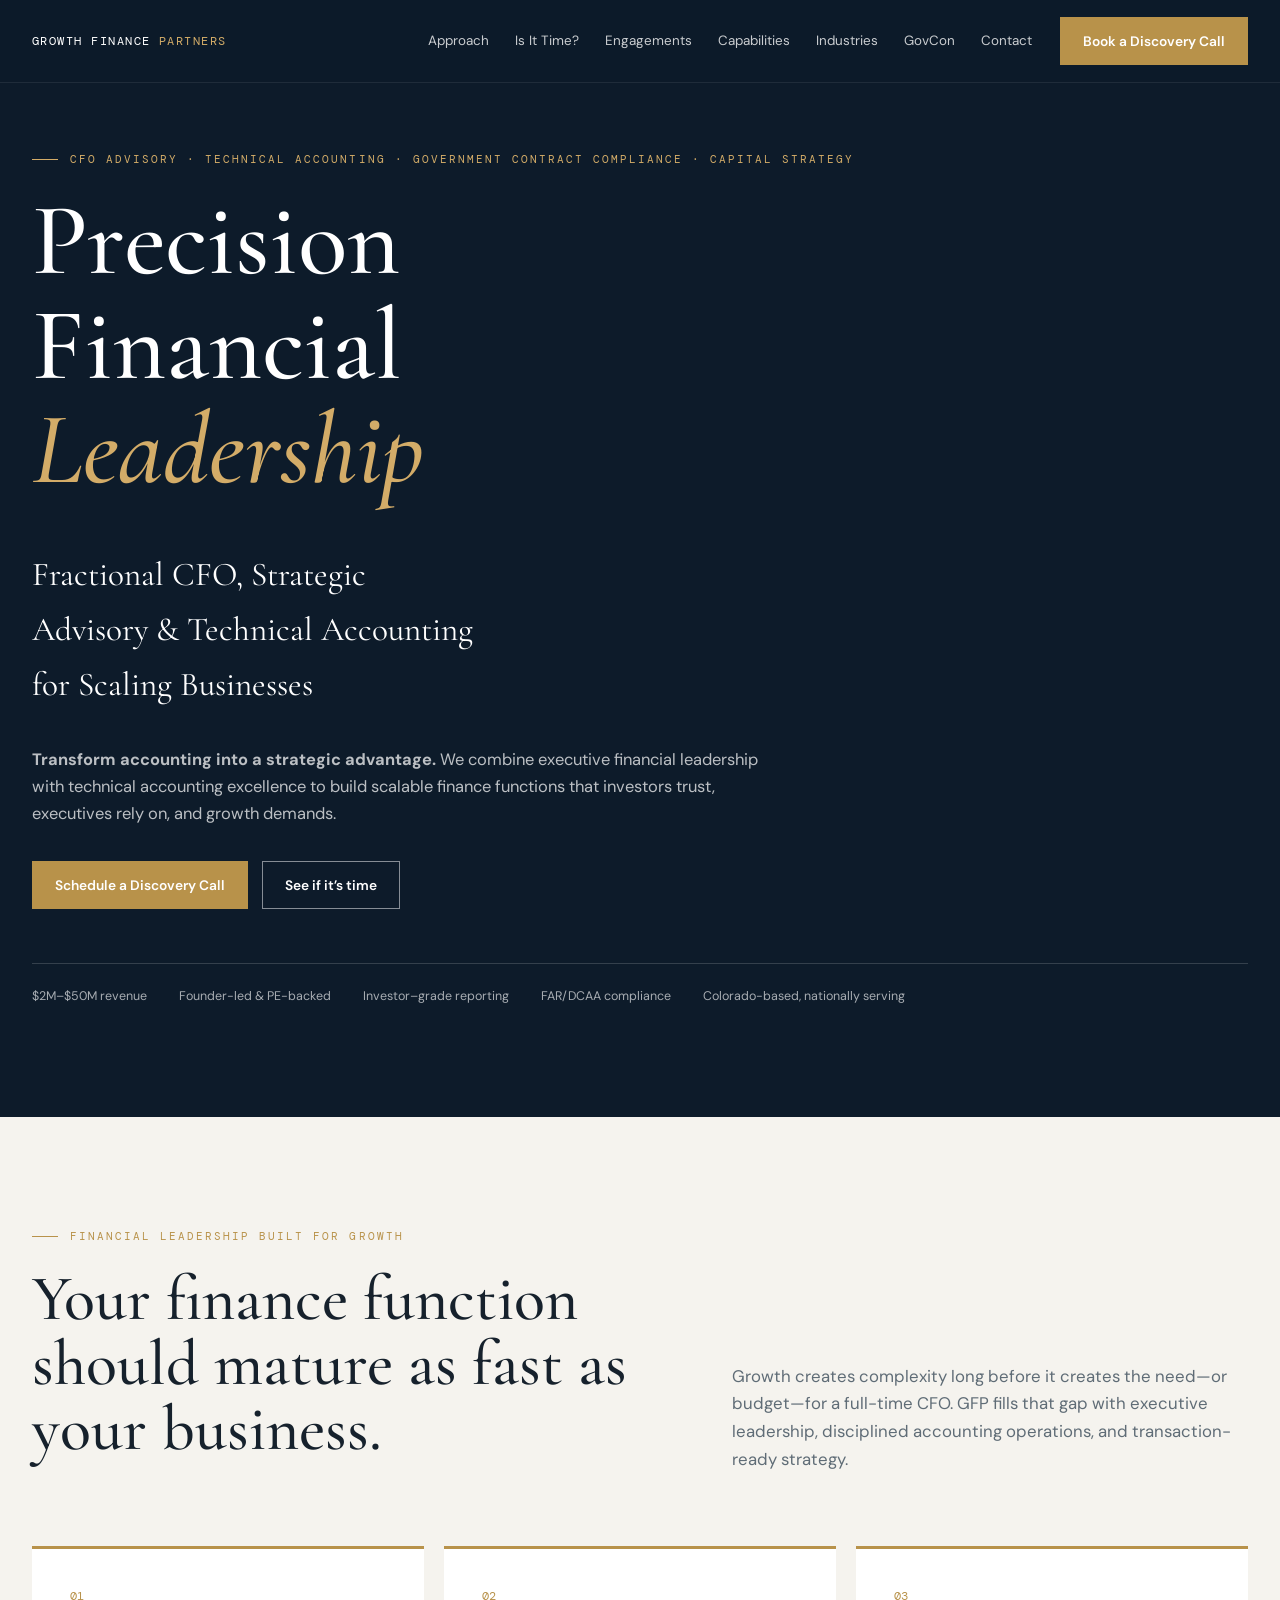
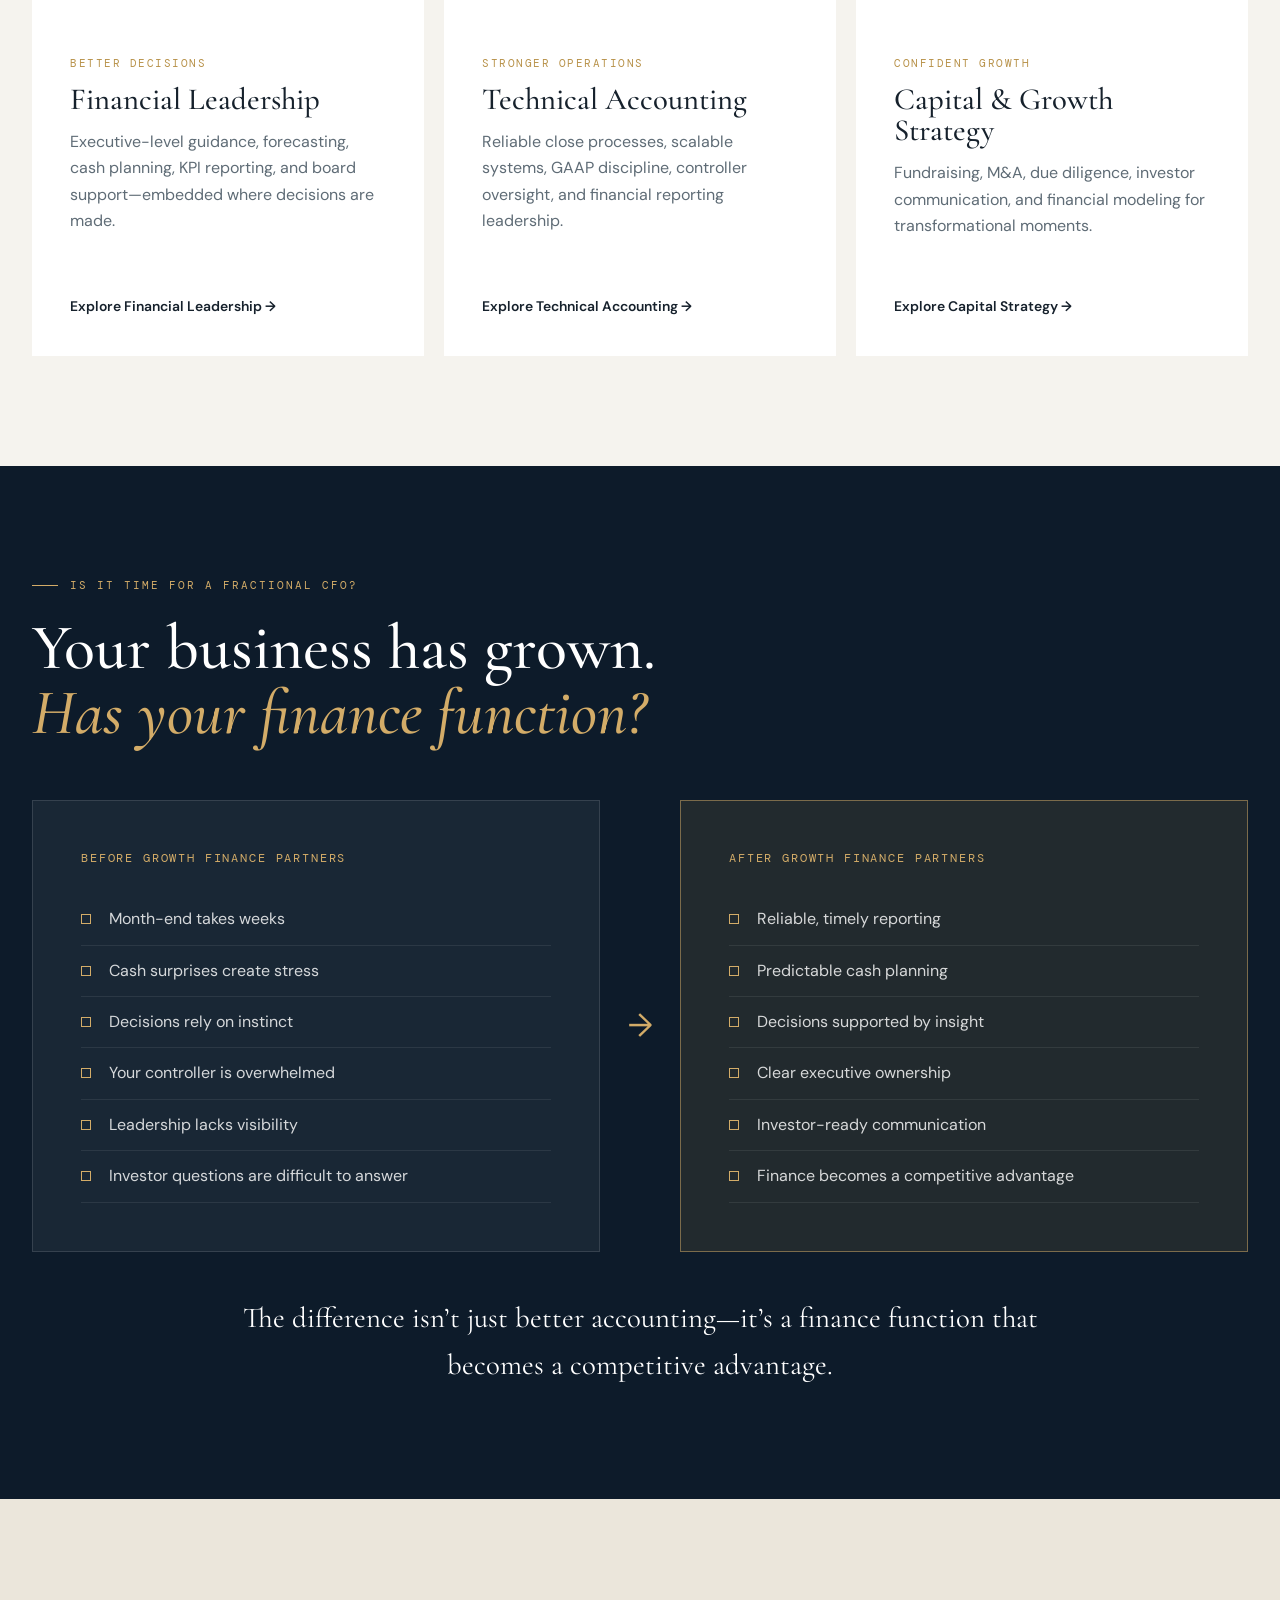
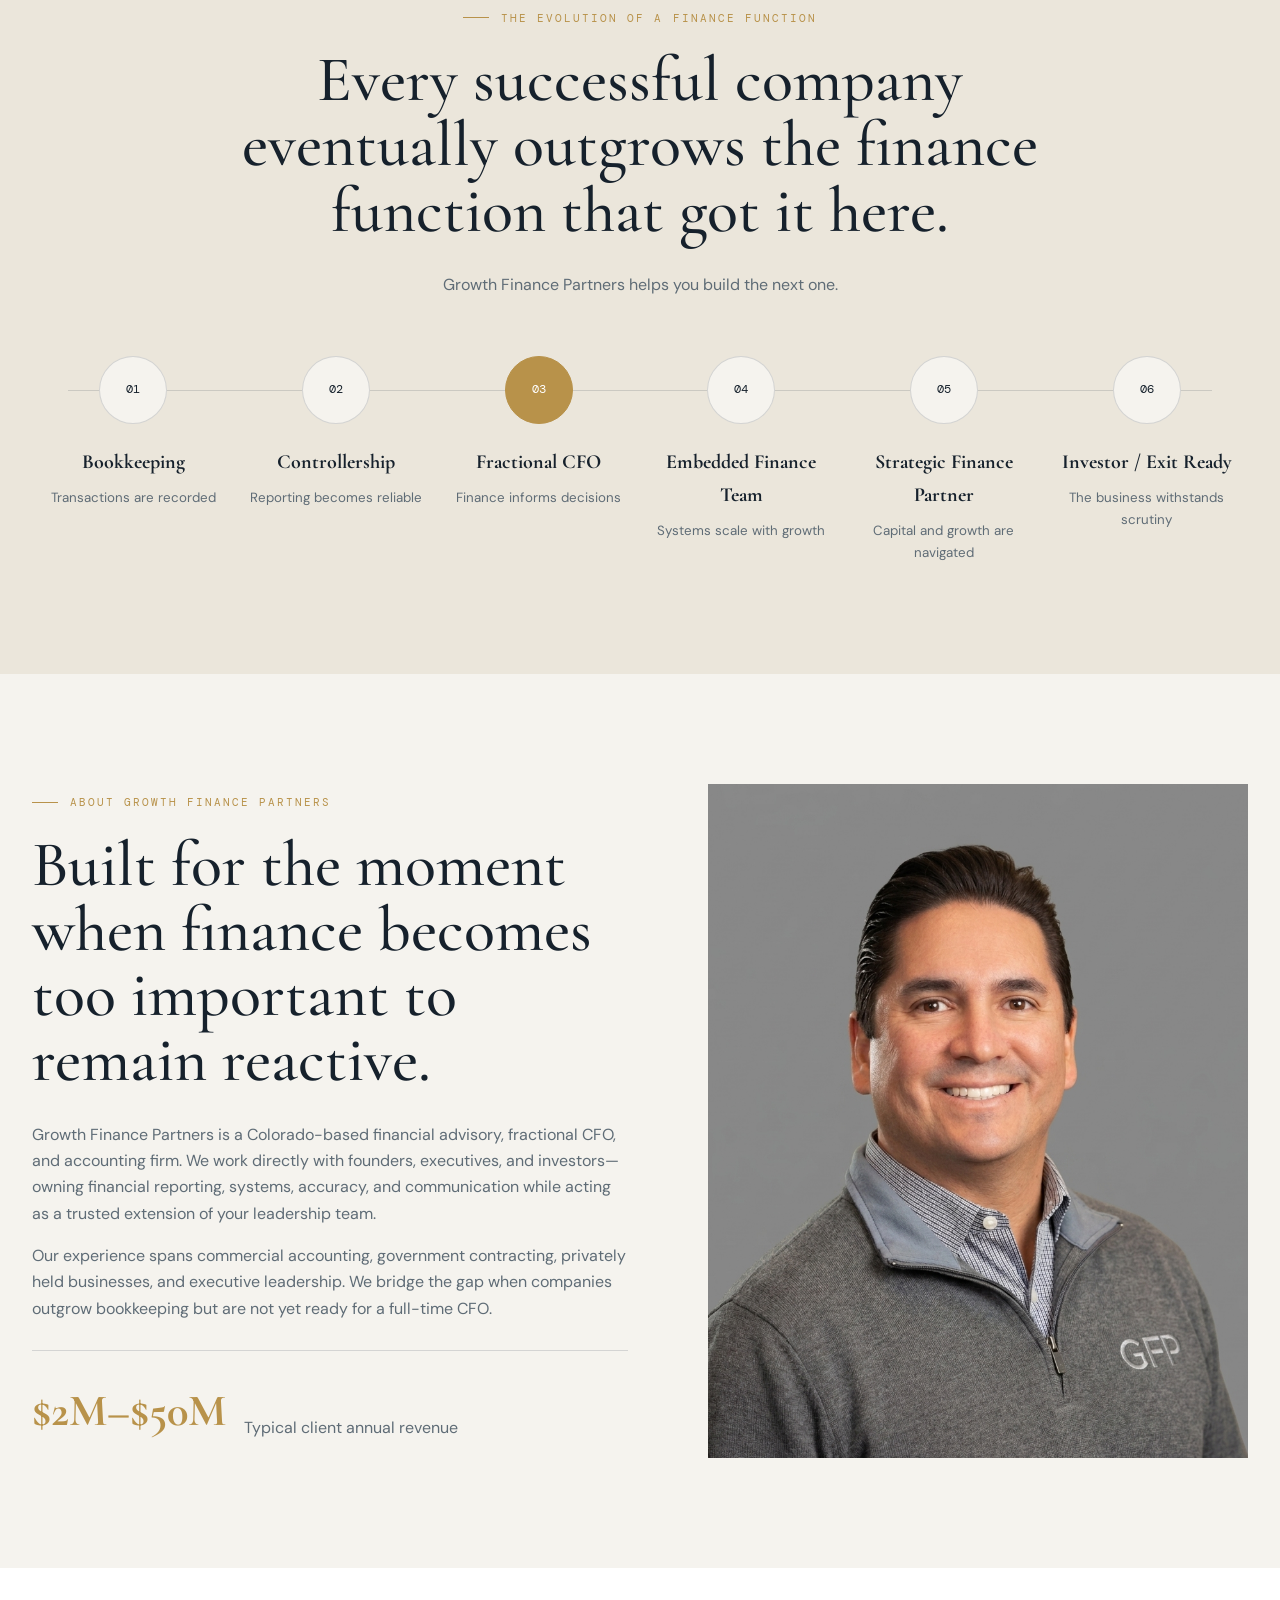
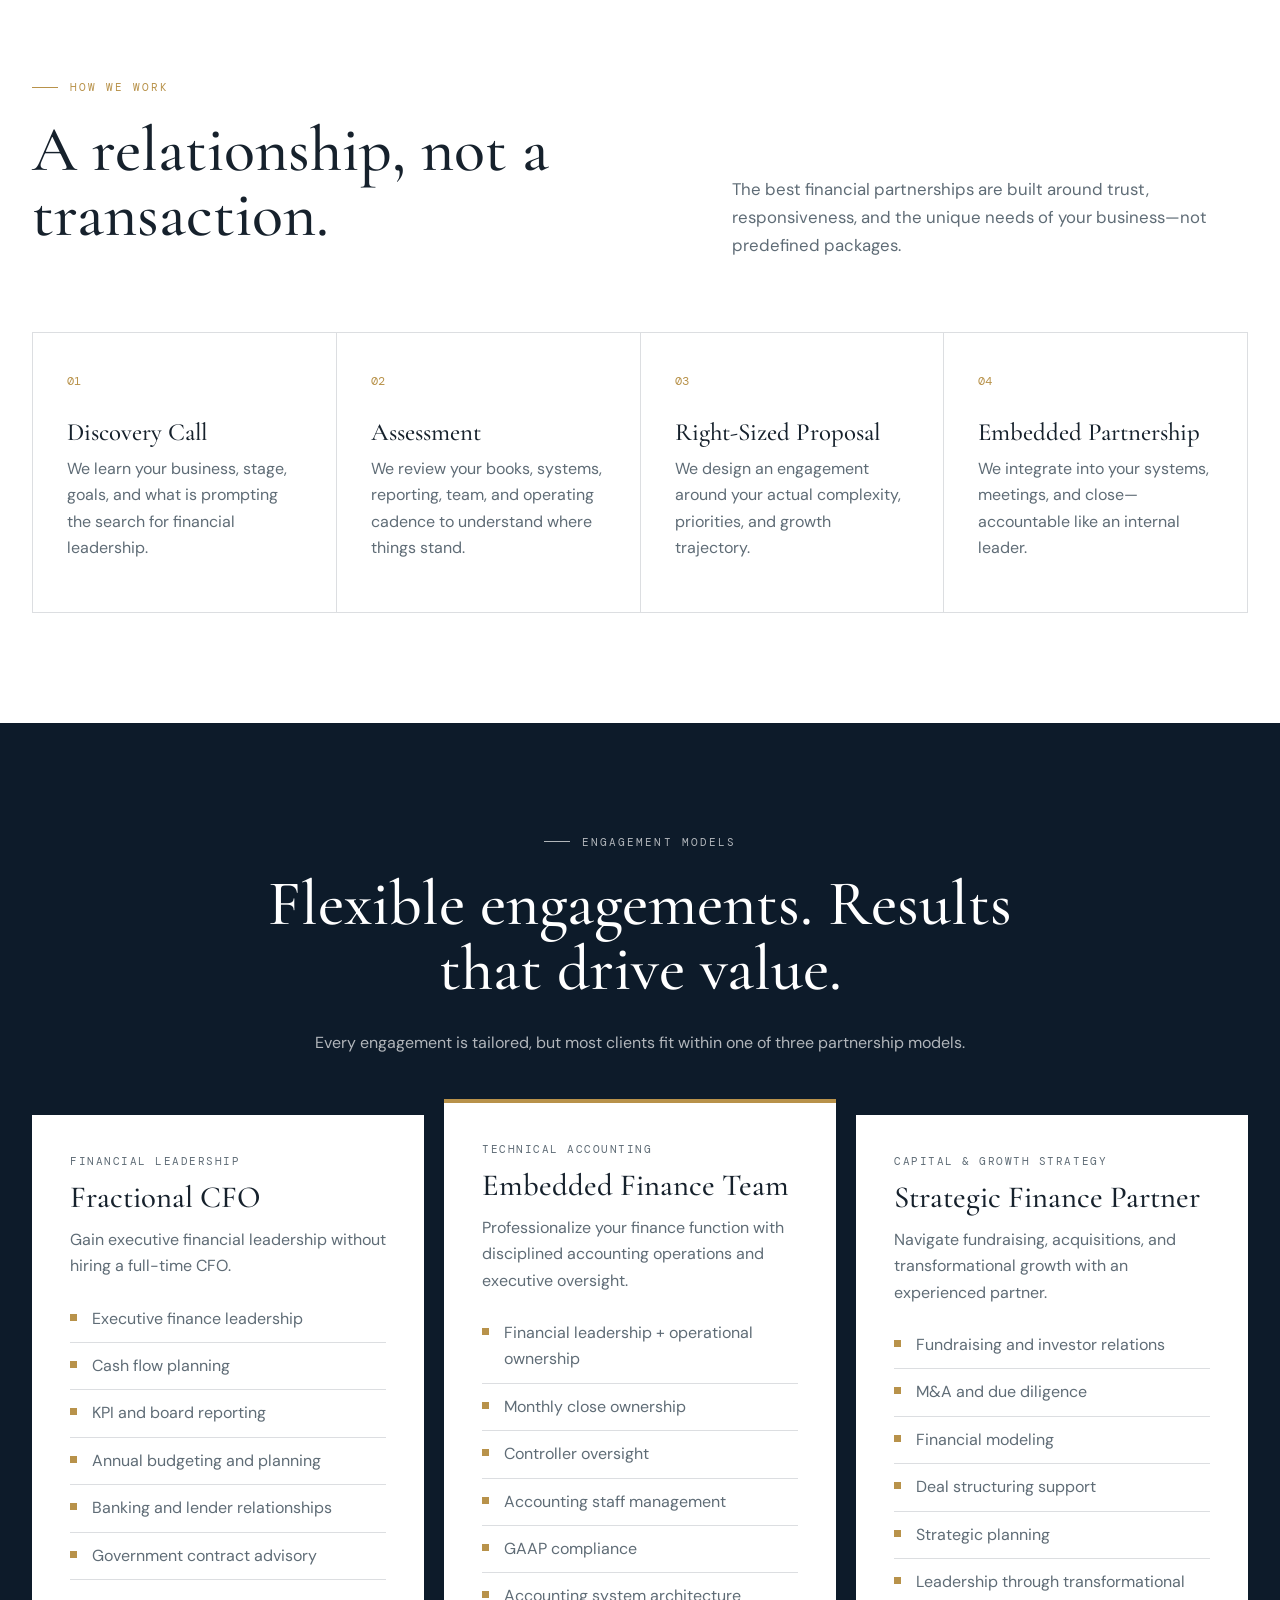
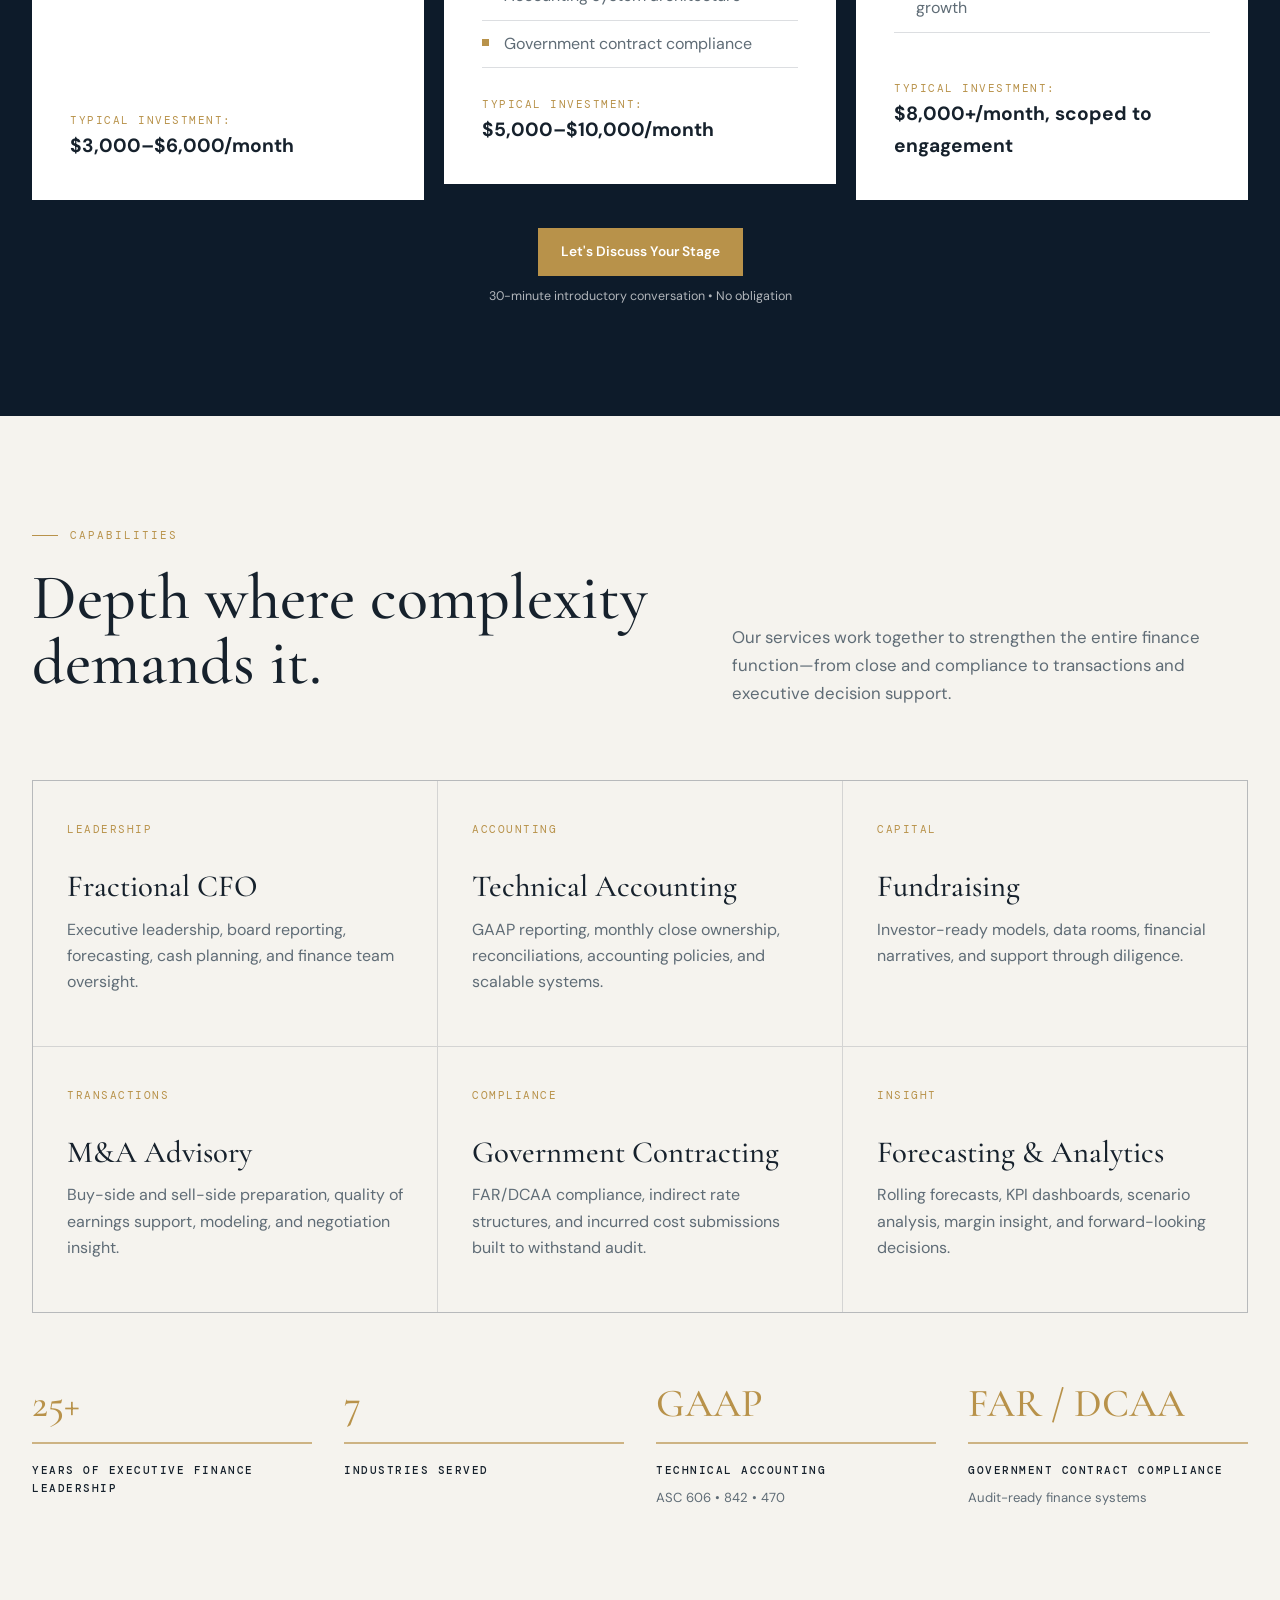
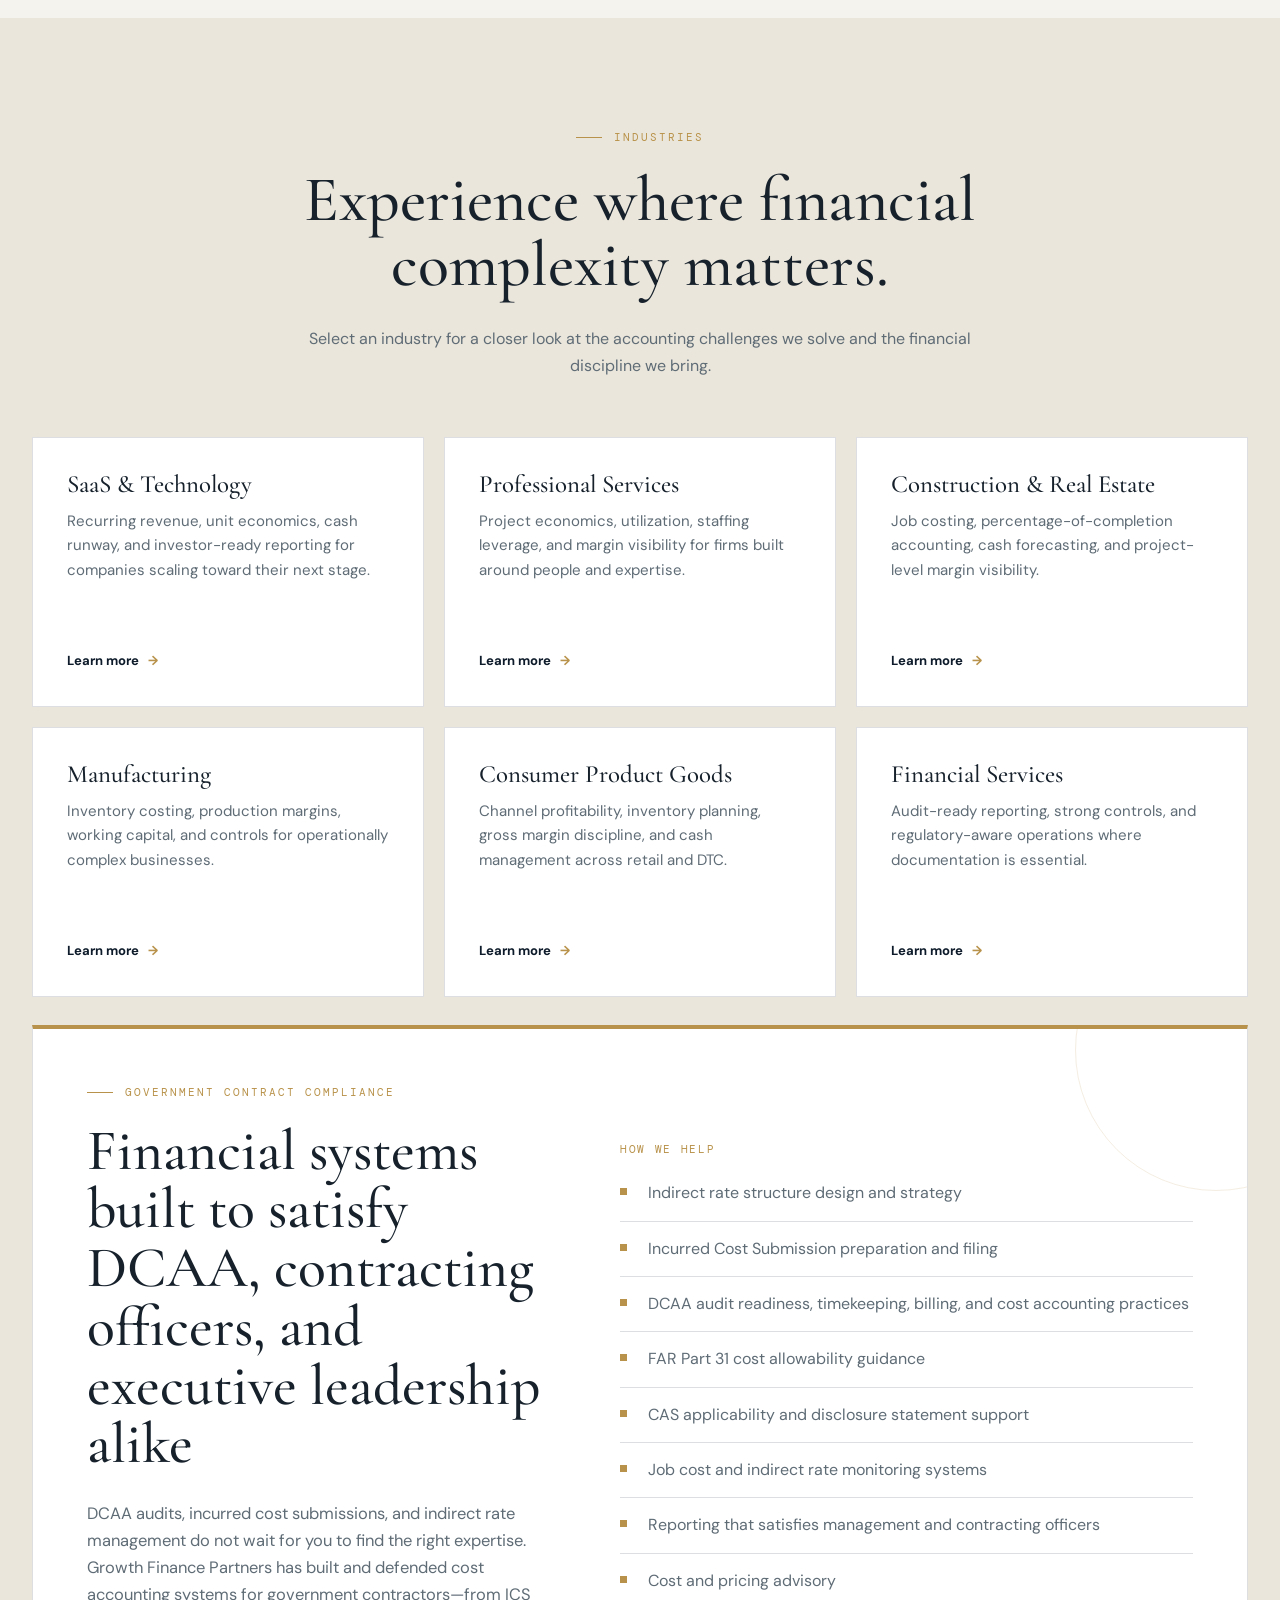
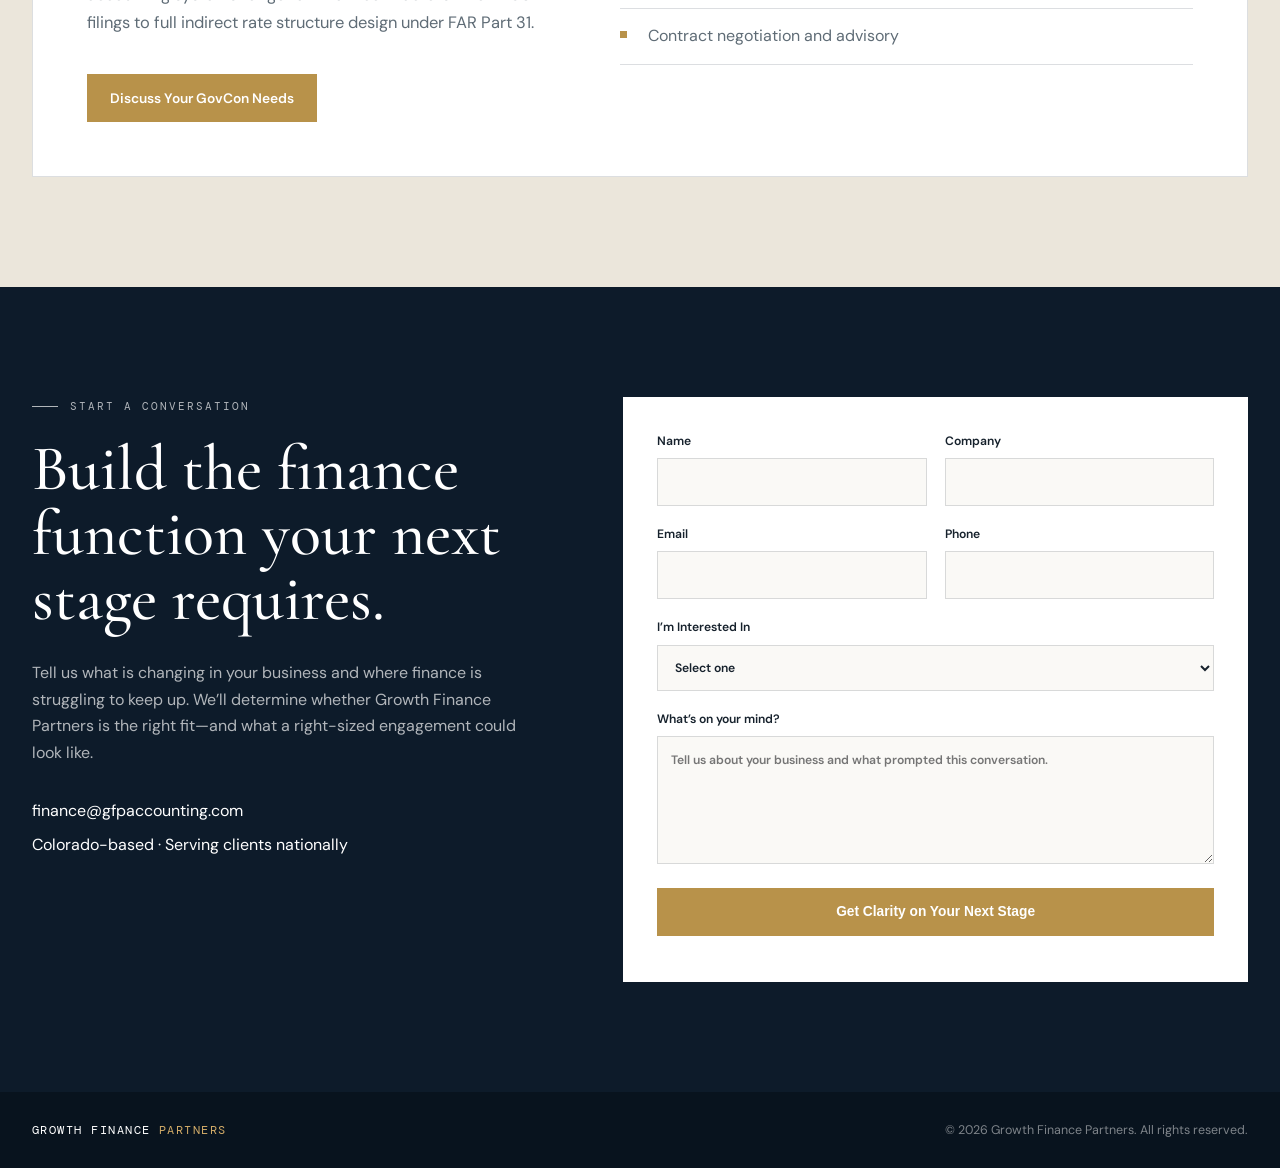
<file: index.html>
<!DOCTYPE html>
<html lang="en">
<head>
  <meta charset="UTF-8">
  <meta name="viewport" content="width=device-width, initial-scale=1.0">
  <title>Growth Finance Partners | Fractional CFO & Strategic Finance</title>
  <meta name="description" content="Fractional CFO, technical accounting, and capital advisory for scaling businesses. Growth Finance Partners builds finance functions leaders can trust.">
  <link rel="preconnect" href="https://fonts.googleapis.com">
  <link rel="preconnect" href="https://fonts.gstatic.com" crossorigin>
  <link href="https://fonts.googleapis.com/css2?family=Cormorant+Garamond:ital,wght@0,400;0,500;0,600;1,500&family=DM+Mono:wght@400;500&family=DM+Sans:wght@400;500;600;700&display=swap" rel="stylesheet">
  <link rel="stylesheet" href="styles.css">
  <link rel="icon" type="image/png" href="/FaviconG1.png">
</head>
<body>
<a class="skip-link" href="#main">Skip to content</a>
<header class="site-header" id="site-header">
  <div class="container nav-row">
    <a class="brand" href="#top" aria-label="Growth Finance Partners home">GROWTH FINANCE <span>PARTNERS</span></a>
    <button class="nav-toggle" type="button" aria-expanded="false" aria-controls="primary-nav">Menu</button>
    <nav id="primary-nav" class="primary-nav" aria-label="Primary navigation">
      <a href="#pillars">Approach</a>
      <a href="#readiness">Is It Time?</a>
      <a href="#engagements">Engagements</a>
      <a href="#capabilities">Capabilities</a>
      <a href="#industries">Industries</a>
      <a href="#govcon">GovCon</a>
      <a href="#contact">Contact</a>
    </nav>
    <a href="#contact" class="btn btn-gold nav-cta">Book a Discovery Call</a>
  </div>
</header>

<main id="main">
<section class="hero" id="top">
  <div class="hero-bg" aria-hidden="true"></div>
  <div class="hero-scrim" aria-hidden="true"></div>
  <div class="container hero-inner">
    <p class="eyebrow eyebrow-light">CFO Advisory · Technical Accounting · Government Contract Compliance · Capital Strategy</p>
    <h1>Precision Financial <em>Leadership</em></h1>
    <p class="hero-subhead">Fractional CFO, Strategic Advisory &amp; Technical Accounting for Scaling Businesses</p>
    <p class="hero-lead"><strong>Transform accounting into a strategic advantage.</strong> We combine executive financial leadership with technical accounting excellence to build scalable finance functions that investors trust, executives rely on, and growth demands.</p>
    <div class="hero-actions">
      <a href="#contact" class="btn btn-gold">Schedule a Discovery Call</a>
      <a href="#readiness" class="btn btn-outline">See if it’s time</a>
    </div>
    <div class="hero-proof" aria-label="Typical client profile">
      <span>$2M–$50M revenue</span><span>Founder-led &amp; PE-backed</span><span>Investor–grade reporting</span><span>FAR/DCAA compliance</span><span>Colorado-based, nationally serving</span>
    </div>
  </div>
</section>

<section class="pillars" id="pillars">
  <div class="container">
    <div class="section-intro split-intro">
      <div><p class="eyebrow">Financial Leadership Built for Growth</p><h2>Your finance function should mature as fast as your business.</h2></div>
      <p>Growth creates complexity long before it creates the need—or budget—for a full-time CFO. GFP fills that gap with executive leadership, disciplined accounting operations, and transaction-ready strategy.</p>
    </div>
    <div class="pillar-grid">
      <article class="pillar-card"><span class="number">01</span><p class="kicker">Better Decisions</p><h3>Financial Leadership</h3><p>Executive-level guidance, forecasting, cash planning, KPI reporting, and board support—embedded where decisions are made.</p><a href="#engagements">Explore Financial Leadership <span>→</span></a></article>
      <article class="pillar-card"><span class="number">02</span><p class="kicker">Stronger Operations</p><h3>Technical Accounting</h3><p>Reliable close processes, scalable systems, GAAP discipline, controller oversight, and financial reporting leadership.</p><a href="#engagements">Explore Technical Accounting <span>→</span></a></article>
      <article class="pillar-card"><span class="number">03</span><p class="kicker">Confident Growth</p><h3>Capital &amp; Growth Strategy</h3><p>Fundraising, M&amp;A, due diligence, investor communication, and financial modeling for transformational moments.</p><a href="#engagements">Explore Capital Strategy <span>→</span></a></article>
    </div>
  </div>
</section>

<section class="readiness" id="readiness">
  <div class="container">
    <div class="readiness-head"><p class="eyebrow eyebrow-light">Is It Time for a Fractional CFO?</p><h2>Your business has grown.<br><em>Has your finance function?</em></h2></div>
    <div class="before-after">
      <div class="state state-before"><p class="state-label">Before Growth Finance Partners</p><ul><li>Month-end takes weeks</li><li>Cash surprises create stress</li><li>Decisions rely on instinct</li><li>Your controller is overwhelmed</li><li>Leadership lacks visibility</li><li>Investor questions are difficult to answer</li></ul></div>
      <div class="state-divider" aria-hidden="true"><span>→</span></div>
      <div class="state state-after"><p class="state-label">After Growth Finance Partners</p><ul><li>Reliable, timely reporting</li><li>Predictable cash planning</li><li>Decisions supported by insight</li><li>Clear executive ownership</li><li>Investor-ready communication</li><li>Finance becomes a competitive advantage</li></ul></div>
    </div>
    <p class="readiness-close">The difference isn’t just better accounting—it’s a finance function that becomes a competitive advantage.</p>
  </div>
</section>

<section class="evolution" id="evolution">
  <div class="container">
    <div class="section-intro centered"><p class="eyebrow">The Evolution of a Finance Function</p><h2>Every successful company eventually outgrows the finance function that got it here.</h2><p>Growth Finance Partners helps you build the next one.</p></div>
    <div class="evolution-track">
      <div class="evolution-step"><span>01</span><strong>Bookkeeping</strong><small>Transactions are recorded</small></div>
      <div class="evolution-step"><span>02</span><strong>Controllership</strong><small>Reporting becomes reliable</small></div>
      <div class="evolution-step active"><span>03</span><strong>Fractional CFO</strong><small>Finance informs decisions</small></div>
      <div class="evolution-step"><span>04</span><strong>Embedded Finance Team</strong><small>Systems scale with growth</small></div>
      <div class="evolution-step"><span>05</span><strong>Strategic Finance Partner</strong><small>Capital and growth are navigated</small></div>
      <div class="evolution-step"><span>06</span><strong>Investor / Exit Ready</strong><small>The business withstands scrutiny</small></div>
    </div>
  </div>
</section>

<section class="about" id="about">
  <div class="container about-grid">
    <div class="about-copy"><p class="eyebrow">About Growth Finance Partners</p><h2>Built for the moment when finance becomes too important to remain reactive.</h2><p>Growth Finance Partners is a Colorado-based financial advisory, fractional CFO, and accounting firm. We work directly with founders, executives, and investors—owning financial reporting, systems, accuracy, and communication while acting as a trusted extension of your leadership team.</p><p>Our experience spans commercial accounting, government contracting, privately held businesses, and executive leadership. We bridge the gap when companies outgrow bookkeeping but are not yet ready for a full-time CFO.</p><div class="about-stat"><strong>$2M–$50M</strong><span>Typical client annual revenue</span></div></div>
    <div class="about-image"><img src="Brian-GFP-Image.png" alt="Growth Finance Partners financial advisor"></div>
  </div>
</section>

<section class="process" id="how-we-work">
  <div class="container">
    <div class="section-intro split-intro"><div><p class="eyebrow">How We Work</p><h2>A relationship, not a transaction.</h2></div><p>The best financial partnerships are built around trust, responsiveness, and the unique needs of your business—not predefined packages.</p></div>
    <div class="process-grid">
      <article><span>01</span><h3>Discovery Call</h3><p>We learn your business, stage, goals, and what is prompting the search for financial leadership.</p></article>
      <article><span>02</span><h3>Assessment</h3><p>We review your books, systems, reporting, team, and operating cadence to understand where things stand.</p></article>
      <article><span>03</span><h3>Right-Sized Proposal</h3><p>We design an engagement around your actual complexity, priorities, and growth trajectory.</p></article>
      <article><span>04</span><h3>Embedded Partnership</h3><p>We integrate into your systems, meetings, and close—accountable like an internal leader.</p></article>
    </div>
  </div>
</section>

<section class="engagements" id="engagements">
  <div class="container">
    <div class="section-intro centered"><p class="eyebrow eyebrow-light">Engagement Models</p><h2>Flexible engagements. Results that drive value.</h2><p>Every engagement is tailored, but most clients fit within one of three partnership models.</p></div>
    <div class="engagement-grid">
      <article class="engagement-card"><p class="kicker">Financial Leadership</p><h3>Fractional CFO</h3><p>Gain executive financial leadership without hiring a full-time CFO.</p><ul><li>Executive finance leadership</li><li>Cash flow planning</li><li>KPI and board reporting</li><li>Annual budgeting and planning</li><li>Banking and lender relationships</li><li>Government contract advisory</li></ul><div class="investment"><span>Typical Investment:</span><strong>$3,000–$6,000/month</strong></div></article>
      <article class="engagement-card featured"><p class="kicker">Technical Accounting</p><h3>Embedded Finance Team</h3><p>Professionalize your finance function with disciplined accounting operations and executive oversight.</p><ul><li>Financial leadership + operational ownership</li><li>Monthly close ownership</li><li>Controller oversight</li><li>Accounting staff management</li><li>GAAP compliance</li><li>Accounting system architecture</li><li>Government contract compliance</li></ul><div class="investment"><span>Typical Investment:</span><strong>$5,000–$10,000/month</strong></div></article>
      <article class="engagement-card"><p class="kicker">Capital &amp; Growth Strategy</p><h3>Strategic Finance Partner</h3><p>Navigate fundraising, acquisitions, and transformational growth with an experienced partner.</p><ul><li>Fundraising and investor relations</li><li>M&amp;A and due diligence</li><li>Financial modeling</li><li>Deal structuring support</li><li>Strategic planning</li><li>Leadership through transformational growth</li></ul><div class="investment"><span>Typical Investment:</span><strong>$8,000+/month, scoped to engagement</strong></div></article>
    </div>
    <div class="center-cta"><a href="#contact" class="btn btn-gold">Let's Discuss Your Stage</a>
    <p class="cta-subtext">30-minute introductory conversation <span aria-hidden="true">•</span> No obligation</p></div>
  </div>
</section>

<section class="capabilities" id="capabilities">
  <div class="container">
    <div class="section-intro split-intro"><div><p class="eyebrow">Capabilities</p><h2>Depth where complexity demands it.</h2></div><p>Our services work together to strengthen the entire finance function—from close and compliance to transactions and executive decision support.</p></div>
    <div class="capability-grid">
      <article><span>Leadership</span><h3>Fractional CFO</h3><p>Executive leadership, board reporting, forecasting, cash planning, and finance team oversight.</p></article>
      <article><span>Accounting</span><h3>Technical Accounting</h3><p>GAAP reporting, monthly close ownership, reconciliations, accounting policies, and scalable systems.</p></article>
      <article><span>Capital</span><h3>Fundraising</h3><p>Investor-ready models, data rooms, financial narratives, and support through diligence.</p></article>
      <article><span>Transactions</span><h3>M&amp;A Advisory</h3><p>Buy-side and sell-side preparation, quality of earnings support, modeling, and negotiation insight.</p></article>
      <article><span>Compliance</span><h3>Government Contracting</h3><p>FAR/DCAA compliance, indirect rate structures, and incurred cost submissions built to withstand audit.</p></article>
      <article><span>Insight</span><h3>Forecasting &amp; Analytics</h3><p>Rolling forecasts, KPI dashboards, scenario analysis, margin insight, and forward-looking decisions.</p></article>
    </div>

    <div class="firm-credentials" aria-label="Growth Finance Partners experience and technical depth">
      <div class="credential">
        <div class="credential-value">25+</div>
        <div class="credential-line" aria-hidden="true"></div>
        <div class="credential-label">
          <strong>Years of Executive Finance Leadership</strong>
        </div>
      </div>

      <div class="credential">
        <div class="credential-value">7</div>
        <div class="credential-line" aria-hidden="true"></div>
        <div class="credential-label">
          <strong>Industries Served</strong>
        </div>
      </div>

      <div class="credential">
        <div class="credential-value">GAAP</div>
        <div class="credential-line" aria-hidden="true"></div>
        <div class="credential-label">
          <strong>Technical Accounting</strong>
          <span>ASC 606 • 842 • 470</span>
        </div>
      </div>

      <div class="credential">
        <div class="credential-value">FAR&nbsp;/&nbsp;DCAA</div>
        <div class="credential-line" aria-hidden="true"></div>
        <div class="credential-label">
          <strong>Government Contract Compliance</strong>
          <span>Audit-ready finance systems</span>
        </div>
      </div>
    </div>
  </div>
</section>

<section class="industries" id="industries">
  <div class="container">
    <div class="section-intro centered">
      <p class="eyebrow">Industries</p>
      <h2>Experience where financial complexity matters.</h2>
      <p>Select an industry for a closer look at the accounting challenges we solve and the financial discipline we bring.</p>
    </div>

    <div class="industry-grid">
      <article class="industry-card">
        <h3>SaaS &amp; Technology</h3>
        <p>Recurring revenue, unit economics, cash runway, and investor-ready reporting for companies scaling toward their next stage.</p>
        <button class="industry-link" type="button" data-modal-open="saas-modal">Learn more <span aria-hidden="true">→</span></button>
      </article>
      <article class="industry-card">
        <h3>Professional Services</h3>
        <p>Project economics, utilization, staffing leverage, and margin visibility for firms built around people and expertise.</p>
        <button class="industry-link" type="button" data-modal-open="services-modal">Learn more <span aria-hidden="true">→</span></button>
      </article>
      <article class="industry-card">
        <h3>Construction &amp; Real Estate</h3>
        <p>Job costing, percentage-of-completion accounting, cash forecasting, and project-level margin visibility.</p>
        <button class="industry-link" type="button" data-modal-open="construction-modal">Learn more <span aria-hidden="true">→</span></button>
      </article>
      <article class="industry-card">
        <h3>Manufacturing</h3>
        <p>Inventory costing, production margins, working capital, and controls for operationally complex businesses.</p>
        <button class="industry-link" type="button" data-modal-open="manufacturing-modal">Learn more <span aria-hidden="true">→</span></button>
      </article>
      <article class="industry-card">
        <h3>Consumer Product Goods</h3>
        <p>Channel profitability, inventory planning, gross margin discipline, and cash management across retail and DTC.</p>
        <button class="industry-link" type="button" data-modal-open="consumer-modal">Learn more <span aria-hidden="true">→</span></button>
      </article>
      <article class="industry-card">
        <h3>Financial Services</h3>
        <p>Audit-ready reporting, strong controls, and regulatory-aware operations where documentation is essential.</p>
        <button class="industry-link" type="button" data-modal-open="financial-modal">Learn more <span aria-hidden="true">→</span></button>
      </article>
    </div>

    <article class="government-callout" id="govcon" aria-labelledby="govcon-title">
      <div class="government-callout-copy">
        <p class="eyebrow">Government Contract Compliance</p>
        <h2 id="govcon-title">Financial systems built to satisfy DCAA, contracting officers, and executive leadership alike</h2>
        <p>DCAA audits, incurred cost submissions, and indirect rate management do not wait for you to find the right expertise. Growth Finance Partners has built and defended cost accounting systems for government contractors—from ICS filings to full indirect rate structure design under FAR Part 31.</p>
        <a href="#contact" class="btn btn-gold">Discuss Your GovCon Needs</a>
      </div>
      <div class="government-callout-services">
        <p class="government-list-label">How We Help</p>
        <ul>
          <li>Indirect rate structure design and strategy</li>
          <li>Incurred Cost Submission preparation and filing</li>
          <li>DCAA audit readiness, timekeeping, billing, and cost accounting practices</li>
          <li>FAR Part 31 cost allowability guidance</li>
          <li>CAS applicability and disclosure statement support</li>
          <li>Job cost and indirect rate monitoring systems</li>
          <li>Reporting that satisfies management and contracting officers</li>
          <li>Cost and pricing advisory</li>
          <li>Contract negotiation and advisory</li>
        </ul>
      </div>
    </article>
  </div>
</section>

<div class="industry-modal" id="saas-modal" role="dialog" aria-modal="true" aria-labelledby="saas-title" hidden>
  <div class="industry-modal-backdrop" data-modal-close></div>
  <div class="industry-modal-panel" tabindex="-1">
    <button class="modal-close" type="button" data-modal-close aria-label="Close SaaS and Technology details">×</button>
    <div class="modal-icon" aria-hidden="true">▣</div>
    <h2 id="saas-title">SaaS &amp; Technology</h2>
    <p>Revenue recognition under ASC 606 gets complicated fast with multi-element contracts and usage-based pricing. Burn rate and runway need constant visibility between raises, while investors expect SaaS metrics—ARR, NRR, CAC, and LTV—reported clearly and consistently.</p>
    <p class="modal-label">How We Help</p>
    <ul><li>ASC 606 revenue recognition</li><li>SaaS metrics and unit economics</li><li>Runway and burn-rate management</li><li>Fundraising-ready reporting</li></ul>
    <div class="modal-proof"><span>Why GFP</span><strong>We bring the SaaS fluency and technical accounting discipline your board and investors expect, without requiring a dedicated revenue accounting team.</strong></div>
    <a href="#contact" class="btn btn-gold modal-cta" data-modal-close>Let’s Talk</a>
  </div>
</div>

<div class="industry-modal" id="services-modal" role="dialog" aria-modal="true" aria-labelledby="services-title" hidden>
  <div class="industry-modal-backdrop" data-modal-close></div>
  <div class="industry-modal-panel" tabindex="-1">
    <button class="modal-close" type="button" data-modal-close aria-label="Close Professional Services details">×</button>
    <div class="modal-icon" aria-hidden="true">▤</div>
    <h2 id="services-title">Professional Services</h2>
    <p>Revenue is tied to people’s time, making utilization, project margins, and capacity planning essential. It is easy to know you are busy and still not know which engagements are profitable.</p>
    <p class="modal-label">How We Help</p>
    <ul><li>Project and utilization accounting</li><li>Margin analysis by engagement</li><li>Resource and capacity planning</li><li>Client profitability reporting</li></ul>
    <div class="modal-proof"><span>Why GFP</span><strong>We build project- and utilization-level accounting that shows exactly which engagements—and which people—are driving margin, not just revenue.</strong></div>
    <a href="#contact" class="btn btn-gold modal-cta" data-modal-close>Let’s Talk</a>
  </div>
</div>

<div class="industry-modal" id="construction-modal" role="dialog" aria-modal="true" aria-labelledby="construction-title" hidden>
  <div class="industry-modal-backdrop" data-modal-close></div>
  <div class="industry-modal-panel" tabindex="-1">
    <button class="modal-close" type="button" data-modal-close aria-label="Close Construction and Real Estate details">×</button>
    <div class="modal-icon" aria-hidden="true">⌂</div>
    <h2 id="construction-title">Construction &amp; Real Estate</h2>
    <p>Percentage-of-completion accounting, job costing, and WIP schedules are easy to get wrong and difficult to unwind later. Lenders, bonding companies, and owners need reporting that reconciles cleanly and produces dependable cash visibility.</p>
    <p class="modal-label">How We Help</p>
    <ul><li>Job costing and WIP schedules</li><li>Percentage-of-completion revenue</li><li>Draw and lender reporting</li><li>Cash flow forecasting by project</li></ul>
    <div class="modal-proof"><span>Why GFP</span><strong>We keep job costing and WIP accurate in real time, so draw requests, lender reporting, and true project profitability are never a guessing game.</strong></div>
    <a href="#contact" class="btn btn-gold modal-cta" data-modal-close>Let’s Talk</a>
  </div>
</div>

<div class="industry-modal" id="manufacturing-modal" role="dialog" aria-modal="true" aria-labelledby="manufacturing-title" hidden>
  <div class="industry-modal-backdrop" data-modal-close></div>
  <div class="industry-modal-panel" tabindex="-1">
    <button class="modal-close" type="button" data-modal-close aria-label="Close Manufacturing details">×</button>
    <div class="modal-icon" aria-hidden="true">⚙</div>
    <h2 id="manufacturing-title">Manufacturing</h2>
    <p>Inventory costing errors quietly erode margin long before anyone notices. Working capital gets tied up in inventory and receivables in ways that are hard to see without product-line-level visibility.</p>
    <p class="modal-label">How We Help</p>
    <ul><li>Standard and job costing</li><li>Inventory and COGS accuracy</li><li>Working capital management</li><li>Margin analysis by product line</li></ul>
    <div class="modal-proof"><span>Why GFP</span><strong>We bring standard and job-costing discipline that surfaces margin problems by product line before they become a cash problem.</strong></div>
    <a href="#contact" class="btn btn-gold modal-cta" data-modal-close>Let’s Talk</a>
  </div>
</div>

<div class="industry-modal" id="consumer-modal" role="dialog" aria-modal="true" aria-labelledby="consumer-title" hidden>
  <div class="industry-modal-backdrop" data-modal-close></div>
  <div class="industry-modal-panel" tabindex="-1">
    <button class="modal-close" type="button" data-modal-close aria-label="Close Consumer Product Goods details">×</button>
    <div class="modal-icon" aria-hidden="true">◇</div>
    <h2 id="consumer-title">Consumer Product Goods</h2>
    <p>Retail deductions, chargebacks, and channel-specific margins can quietly erase profitability that looks healthy at the top line. Inventory and demand-planning missteps tie up cash exactly when you need it for growth.</p>
    <p class="modal-label">How We Help</p>
    <ul><li>Channel and SKU-level margin analysis</li><li>Inventory and demand planning support</li><li>Retail deduction and chargeback tracking</li><li>Cash flow forecasting</li></ul>
    <div class="modal-proof"><span>Why GFP</span><strong>We track margin down to the channel and SKU level, so you know which products and retail relationships are actually making you money.</strong></div>
    <a href="#contact" class="btn btn-gold modal-cta" data-modal-close>Let’s Talk</a>
  </div>
</div>

<div class="industry-modal" id="financial-modal" role="dialog" aria-modal="true" aria-labelledby="financial-title" hidden>
  <div class="industry-modal-backdrop" data-modal-close></div>
  <div class="industry-modal-panel" tabindex="-1">
    <button class="modal-close" type="button" data-modal-close aria-label="Close Financial Services details">×</button>
    <div class="modal-icon" aria-hidden="true">▥</div>
    <h2 id="financial-title">Financial Services</h2>
    <p>Regulatory scrutiny raises the bar on reporting accuracy and controls beyond what a typical growth-stage finance team is built for. Investors and regulators expect documentation and audit readiness that are difficult to build under pressure.</p>
    <p class="modal-label">How We Help</p>
    <ul><li>Regulatory-aware financial reporting</li><li>Reconciliation and controls design</li><li>Investor and board reporting</li><li>Technical accounting support</li></ul>
    <div class="modal-proof"><span>Why GFP</span><strong>We bring the technical accounting depth and controls discipline to keep your reporting audit-ready before anyone asks to see it.</strong></div>
    <a href="#contact" class="btn btn-gold modal-cta" data-modal-close>Let’s Talk</a>
  </div>
</div>

<section class="contact" id="contact">
  <div class="container contact-grid">
    <div><p class="eyebrow eyebrow-light">Start a Conversation</p><h2>Build the finance function your next stage requires.</h2><p>Tell us what is changing in your business and where finance is struggling to keep up. We’ll determine whether Growth Finance Partners is the right fit—and what a right-sized engagement could look like.</p><div class="contact-meta"><span>finance@gfpaccounting.com</span><span>Colorado-based · Serving clients nationally</span></div></div>
    <form id="consultation-form" class="contact-form">
      <div class="form-grid"><label>Name<input type="text" name="name" required></label><label>Company<input type="text" name="company"></label><label>Email<input type="email" name="email" required></label><label>Phone<input type="tel" name="phone"></label><label class="full">I’m Interested In<select name="interest"><option value="">Select one</option><option>Fractional CFO</option><option>Technical Accounting</option><option>Capital & Growth Strategy</option><option>Government Contract Compliance</option><option>Not sure yet</option></select></label><label class="full">What’s on your mind?<textarea name="message" rows="5" placeholder="Tell us about your business and what prompted this conversation."></textarea></label></div>
      <div class="cf-turnstile" data-sitekey="0x4AAAAAADvJJRK_oPgjJyge"></div>
      <button class="btn btn-gold btn-full" type="submit">Get Clarity on Your Next Stage</button><p id="form-status" class="form-status" aria-live="polite"></p>
    </form>
  </div>
</section>
</main>

<footer><div class="container footer-row"><a class="brand" href="#top">GROWTH FINANCE <span>PARTNERS</span></a><p>© 2026 Growth Finance Partners. All rights reserved.</p></div></footer>
<script src="https://challenges.cloudflare.com/turnstile/v0/api.js" async defer></script>
<script>
const toggle=document.querySelector('.nav-toggle');const nav=document.querySelector('.primary-nav');toggle.addEventListener('click',()=>{const open=nav.classList.toggle('open');toggle.setAttribute('aria-expanded',open)});nav.querySelectorAll('a').forEach(a=>a.addEventListener('click',()=>{nav.classList.remove('open');toggle.setAttribute('aria-expanded','false')}));
const modalTriggers=document.querySelectorAll('[data-modal-open]');
const modalClosers=document.querySelectorAll('[data-modal-close]');
let activeModal=null;
let lastFocused=null;
function openIndustryModal(id){
  const modal=document.getElementById(id);
  if(!modal)return;
  lastFocused=document.activeElement;
  activeModal=modal;
  modal.hidden=false;
  document.body.classList.add('modal-open');
  requestAnimationFrame(()=>modal.classList.add('is-open'));
  modal.querySelector('.industry-modal-panel').focus();
}
function closeIndustryModal(){
  if(!activeModal)return;
  const modal=activeModal;
  modal.classList.remove('is-open');
  document.body.classList.remove('modal-open');
  window.setTimeout(()=>{modal.hidden=true;},180);
  activeModal=null;
  if(lastFocused)lastFocused.focus();
}
modalTriggers.forEach(trigger=>trigger.addEventListener('click',()=>openIndustryModal(trigger.dataset.modalOpen)));
modalClosers.forEach(closer=>closer.addEventListener('click',closeIndustryModal));
document.addEventListener('keydown',event=>{
  if(event.key==='Escape'&&activeModal)closeIndustryModal();
  if(event.key==='Tab'&&activeModal){
    const focusable=[...activeModal.querySelectorAll('a[href],button:not([disabled])')];
    if(!focusable.length)return;
    const first=focusable[0],last=focusable[focusable.length-1];
    if(event.shiftKey&&document.activeElement===first){event.preventDefault();last.focus();}
    else if(!event.shiftKey&&document.activeElement===last){event.preventDefault();first.focus();}
  }
});

const form=document.getElementById('consultation-form');form.addEventListener('submit',async e=>{e.preventDefault();const status=document.getElementById('form-status');const button=form.querySelector('button');button.disabled=true;status.textContent='Sending...';try{const payload=Object.fromEntries(new FormData(form).entries());const res=await fetch('/api/consultation',{method:'POST',headers:{'Content-Type':'application/json'},body:JSON.stringify(payload)});if(!res.ok)throw new Error();form.reset();status.textContent="Thank you—we'll be in touch shortly."}catch(err){status.textContent='Something went wrong. Please email finance@gfpaccounting.com.'}finally{button.disabled=false}});
</script>
</body>
</html>
</file>
<file: styles.css>
:root {
  --navy: #0d1b2a;
  --navy2: #14283a;
  --gold: #b8924a;
  --gold2: #d3ac68;
  --cream: #f5f3ee;
  --cream2: #ebe6db;
  --ink: #16212c;
  --muted: #5f6c76;
  --line: rgba(13, 27, 42, .14);
  --white: #fff;
  --display: "Cormorant Garamond", serif;
  --body: "DM Sans", sans-serif;
  --mono: "DM Mono", monospace;
  --max: 1380px;
}

* {
  box-sizing: border-box;
}

html {
  scroll-behavior: smooth;
}

body {
  margin: 0;
  background: var(--cream);
  color: var(--ink);
  font-family: var(--body);
  line-height: 1.65;
  -webkit-font-smoothing: antialiased;
}

img {
  max-width: 100%;
  display: block;
}

a {
  color: inherit;
  text-decoration: none;
}

h1,h2,h3 {
  font-family: var(--display);
  font-weight: 500;
  line-height: 1.02;
  margin: 0 0 .45em;
}

h2 {
  font-size: clamp(2.6rem, 5vw, 5rem);
}

h3 {
  font-size: clamp(1.6rem, 2.4vw, 2.25rem);
}

p {
  margin: 0 0 1em;
  color: var(--muted);
}

ul {
  margin: 0;
  padding: 0;
  list-style: none;
}

.container {
  width: min(var(--max), calc(100% - 64px));
  margin: auto;
}

.skip-link {
  position: absolute;
  left: -9999px;
}

.skip-link:focus {
  left: 16px;
  top: 16px;
  z-index: 9999;
  background: #fff;
  padding: 10px;
}

.site-header {
  position: fixed;
  z-index: 1000;
  top: 0;
  left: 0;
  right: 0;
  background: rgba(13, 27, 42, .94);
  backdrop-filter: blur(14px);
  border-bottom: 1px solid rgba(255, 255, 255, .08);
}

.nav-row {
  height: 82px;
  display: flex;
  align-items: center;
  gap: 28px;
}

.brand {
  font-family: var(--mono);
  font-size: .76rem;
  letter-spacing: .12em;
  color: #fff;
  white-space: nowrap;
}

.brand span {
  color: var(--gold2);
}

.primary-nav {
  display: flex;
  align-items: center;
  gap: 26px;
  margin-left: auto;
}

.primary-nav a {
  color: rgba(255, 255, 255, .78);
  font-size: .84rem;
}

.primary-nav a:hover {
  color: #fff;
}

.nav-toggle {
  display: none;
}

.btn {
  display: inline-flex;
  align-items: center;
  justify-content: center;
  min-height: 48px;
  padding: 0 22px;
  border: 1px solid transparent;
  font-weight: 600;
  font-size: .86rem;
  transition: .2s;
}

.btn-gold {
  background: var(--gold);
  color: #fff;
}

.btn-gold:hover {
  background: var(--gold2);
  color: var(--navy);
}

.btn-outline {
  border-color: rgba(255, 255, 255, .5);
  color: #fff;
}

.btn-outline:hover {
  background: #fff;
  color: var(--navy);
}

.eyebrow {
  font-family: var(--mono);
  font-size: .7rem;
  letter-spacing: .18em;
  text-transform: uppercase;
  color: var(--gold);
  display: flex;
  align-items: center;
  gap: 12px;
  margin-bottom: 20px;
}

.eyebrow:before {
  content: "";
  width: 26px;
  height: 1px;
  background: currentColor;
}

.eyebrow-light {
  color: var(--gold2);
}

section {
  padding: 110px 0;
}

section[id] {
  scroll-margin-top: 82px;
}

.hero {
  min-height: 850px;
  display: flex;
  align-items: center;
  position: relative;
  overflow: hidden;
  background: var(--navy);
  padding-top: 150px;
}

.hero-bg {
  position: absolute;
  inset: 0;
  background: url("https://images.unsplash.com/photo-1622070604011-fa4abc0ac777?w=1800&q=80&auto=format&fit=crop") center/cover;
  filter: saturate(.7);
}

.hero-scrim {
  position: absolute;
  inset: 0;
  background: linear-gradient(90deg, rgba(13, 27, 42, .98) 0%, rgba(13, 27, 42, .88) 48%, rgba(13, 27, 42, .38) 100%);
}

.hero-inner {
  position: relative;
  z-index: 1;
}

.hero h1 {
  font-size: clamp(4rem, 8vw, 8rem);
  max-width: 8.7ch;
  color: #fff;
}

.hero h1 em {
  display: block;
  color: var(--gold2);
  font-weight: 500;
}

.hero-subhead {
  font-family: var(--display);
  font-size: clamp(1.45rem, 2.6vw, 2.4rem);
  max-width: 28ch;
  color: #fff;
}

.hero-lead {
  max-width: 67ch;
  color: rgba(255, 255, 255, .72);
  font-size: 1.03rem;
}

.hero-actions {
  display: flex;
  gap: 14px;
  margin-top: 34px;
}

.hero-proof {
  display: flex;
  gap: 32px;
  margin-top: 54px;
  padding-top: 22px;
  border-top: 1px solid rgba(255, 255, 255, .16);
  color: rgba(255, 255, 255, .64);
  font-size: .78rem;
}

.section-intro {
  margin-bottom: 56px;
}

.split-intro {
  display: grid;
  grid-template-columns: 1.1fr .9fr;
  gap: 70px;
  align-items: end;
}

.split-intro>p {
  font-size: 1.05rem;
  max-width: 54ch;
}

.centered {
  text-align: center;
  max-width: 850px;
  margin: 0 auto 58px;
}

.centered .eyebrow {
  justify-content: center;
}

.pillar-grid,.engagement-grid {
  display: grid;
  grid-template-columns: repeat(3, 1fr);
  gap: 20px;
}

.pillar-card {
  background: #fff;
  padding: 38px;
  border-top: 3px solid var(--gold);
  min-height: 410px;
  display: flex;
  flex-direction: column;
}

.pillar-card .number {
  font-family: var(--mono);
  color: var(--gold);
  font-size: .75rem;
}

.kicker {
  font-family: var(--mono);
  font-size: .68rem;
  letter-spacing: .14em;
  text-transform: uppercase;
  color: var(--gold);
  margin-top: 48px;
}

.pillar-card a {
  margin-top: auto;
  font-weight: 600;
  font-size: .87rem;
}

.readiness {
  background: var(--navy);
  color: #fff;
}

.readiness h2 {
  color: #fff;
}

.readiness h2 em {
  color: var(--gold2);
}

.readiness-head {
  max-width: 900px;
  margin-bottom: 55px;
}

.before-after {
  display: grid;
  grid-template-columns: 1fr 80px 1fr;
}

.state {
  padding: 48px;
  background: rgba(255, 255, 255, .05);
  border: 1px solid rgba(255, 255, 255, .12);
}

.state-after {
  background: rgba(184, 146, 74, .12);
  border-color: rgba(211, 172, 104, .5);
}

.state-label {
  font-family: var(--mono);
  text-transform: uppercase;
  letter-spacing: .16em;
  font-size: .72rem;
  color: var(--gold2);
  margin-bottom: 26px;
}

.state li {
  color: rgba(255, 255, 255, .82);
  padding: 12px 0 12px 28px;
  border-bottom: 1px solid rgba(255, 255, 255, .08);
  position: relative;
}

.state li:before {
  content: "";
  position: absolute;
  left: 0;
  top: 20px;
  width: 8px;
  height: 8px;
  border: 1px solid var(--gold2);
}

.state-divider {
  display: flex;
  align-items: center;
  justify-content: center;
  color: var(--gold2);
  font-size: 2rem;
}

.readiness-close {
  max-width: 850px;
  margin: 42px auto 0;
  text-align: center;
  color: #fff;
  font-family: var(--display);
  font-size: 1.8rem;
}

.evolution {
  background: var(--cream2);
}

.evolution-track {
  display: grid;
  grid-template-columns: repeat(6, 1fr);
  position: relative;
}

.evolution-track:before {
  content: "";
  position: absolute;
  left: 3%;
  right: 3%;
  top: 34px;
  height: 1px;
  background: var(--line);
}

.evolution-step {
  position: relative;
  text-align: center;
  padding: 0 12px;
}

.evolution-step span {
  width: 68px;
  height: 68px;
  border-radius: 50%;
  background: var(--cream);
  border: 1px solid var(--line);
  display: grid;
  place-items: center;
  margin: 0 auto 22px;
  font-family: var(--mono);
  font-size: .72rem;
  position: relative;
  z-index: 1;
}

.evolution-step.active span {
  background: var(--gold);
  color: #fff;
  border-color: var(--gold);
}

.evolution-step strong {
  display: block;
  font-family: var(--display);
  font-size: 1.25rem;
}

.evolution-step small {
  display: block;
  color: var(--muted);
  margin-top: 8px;
}

.about-grid {
  display: grid;
  grid-template-columns: 1.05fr .95fr;
  gap: 80px;
  align-items: center;
}

.about-image img {
  width: 100%;
  aspect-ratio: 4/5;
  object-fit: cover;
}

.about-stat {
  display: flex;
  gap: 18px;
  align-items: end;
  padding-top: 24px;
  margin-top: 28px;
  border-top: 1px solid var(--line);
}

.about-stat strong {
  font-family: var(--display);
  font-size: 2.8rem;
  color: var(--gold);
}

.about-stat span {
  color: var(--muted);
  padding-bottom: 8px;
}

.process {
  background: #fff;
}

.process-grid {
  display: grid;
  grid-template-columns: repeat(4, 1fr);
  border-top: 1px solid var(--line);
  border-left: 1px solid var(--line);
}

.process-grid article {
  padding: 34px;
  border-right: 1px solid var(--line);
  border-bottom: 1px solid var(--line);
}

.process-grid span {
  font-family: var(--mono);
  font-size: .72rem;
  color: var(--gold);
}

.process-grid h3 {
  font-size: 1.55rem;
  margin-top: 26px;
}

.engagements {
  background: var(--navy);
  color: #fff;
}

.engagements h2 {
  color: #fff;
}

.engagements .centered p {
  color: rgba(255, 255, 255, .68);
}

.engagement-card {
  background: #fff;
  color: var(--ink);
  padding: 38px;
  display: flex;
  flex-direction: column;
  min-height: 650px;
}

.engagement-card.featured {
  transform: translateY(-16px);
  border-top: 4px solid var(--gold);
}

.engagement-card p {
  color: var(--muted);
}

.engagement-card .kicker {
  margin-top: 0;
}

.engagement-card li {
  padding: 10px 0 10px 22px;
  border-bottom: 1px solid var(--line);
  position: relative;
  color: var(--muted);
}

.engagement-card li:before {
  content: "";
  position: absolute;
  left: 0;
  top: 18px;
  width: 7px;
  height: 7px;
  background: var(--gold);
}

.investment {
  margin-top: auto;
  padding-top: 28px;
}

.investment span {
  display: block;
  font-family: var(--mono);
  font-size: .68rem;
  text-transform: uppercase;
  letter-spacing: .14em;
  color: var(--gold);
}

.investment strong {
  font-size: 1.2rem;
}

.center-cta {
  text-align: center;
  margin-top: 28px;
}

.capability-grid {
  display: grid;
  grid-template-columns: repeat(3, 1fr);
  gap: 1px;
  background: var(--line);
  border: 1px solid var(--line);
}

.capability-grid article {
  background: var(--cream);
  padding: 34px;
  min-height: 260px;
}

.capability-grid span {
  font-family: var(--mono);
  font-size: .67rem;
  text-transform: uppercase;
  letter-spacing: .14em;
  color: var(--gold);
}

.capability-grid h3 {
  margin-top: 30px;
}

.cta-subtext {
  margin: 10px 0 0;
  color: rgba(255, 255, 255, .68);
  font-size: .78rem;
}

.firm-credentials {
  display: grid;
  grid-template-columns: repeat(4, minmax(0, 1fr));
  gap: 32px;
  margin-top: 72px;
  padding-top: 0;
}

.credential {
  min-width: 0;
}

.credential-value {
  color: var(--gold);
  font-family: var(--display);
  font-size: clamp(2.35rem, 3.1vw, 3.35rem);
  font-weight: 500;
  line-height: .95;
  margin-bottom: 20px;
  white-space: nowrap;
}

.credential-line {
  width: 100%;
  height: 2px;
  margin-bottom: 18px;
  background: var(--gold);
  opacity: .65;
}

.credential-label strong {
  display: block;
  margin-bottom: 8px;
  color: var(--ink);
  font-family: var(--mono);
  font-size: .68rem;
  font-weight: 500;
  letter-spacing: .14em;
  line-height: 1.65;
  text-transform: uppercase;
}

.credential-label span {
  display: block;
  color: var(--muted);
  font-size: .82rem;
  line-height: 1.55;
}

.industries {
  background: var(--cream2);
}

.industries .centered > p:last-child {
  max-width: 62ch;
  margin-left: auto;
  margin-right: auto;
}

.industry-grid {
  display: grid;
  grid-template-columns: repeat(3, 1fr);
  gap: 20px;
}

.industry-card {
  min-height: 270px;
  padding: 34px;
  background: #fff;
  border: 1px solid var(--line);
  display: flex;
  flex-direction: column;
  transition: transform .2s ease, border-color .2s ease, box-shadow .2s ease;
}

.industry-card:hover {
  transform: translateY(-3px);
  border-color: rgba(184, 146, 74, .55);
  box-shadow: 0 16px 34px rgba(13, 27, 42, .07);
}


.industry-card h3 {
  margin-top: 0;
  font-size: 1.55rem;
}

.industry-card p {
  font-size: .94rem;
}

.industry-link {
  margin-top: auto;
  padding: 18px 0 0;
  background: none;
  border: 0;
  color: var(--navy);
  font: inherit;
  font-size: .82rem;
  font-weight: 700;
  text-align: left;
  cursor: pointer;
}

.industry-link span {
  margin-left: 6px;
  color: var(--gold);
}

.industry-link:hover,
.industry-link:focus-visible {
  color: var(--gold);
}

#govcon {
  scroll-margin-top: 104px;
}

.government-callout {
  display: grid;
  grid-template-columns: .9fr 1.1fr;
  gap: 64px;
  margin-top: 28px;
  padding: 54px;
  background: #fff;
  border: 1px solid var(--line);
  border-top: 4px solid var(--gold);
  color: var(--ink);
  position: relative;
  overflow: hidden;
}

.government-callout:after {
  content: "";
  position: absolute;
  width: 280px;
  height: 280px;
  border: 1px solid rgba(184, 146, 74, .16);
  border-radius: 50%;
  right: -110px;
  top: -120px;
}

.government-callout h2 {
  color: var(--ink);
  font-size: clamp(2.5rem, 4.5vw, 4.35rem);
}

.government-callout-copy,
.government-callout-services {
  position: relative;
  z-index: 1;
}

.government-callout-copy > p:not(.eyebrow) {
  color: var(--muted);
  font-size: 1.03rem;
  max-width: 58ch;
}

.government-callout-copy .btn {
  margin-top: 22px;
}

.government-callout-services {
  align-self: center;
}

.government-list-label,
.modal-label {
  font-family: var(--mono);
  font-size: .66rem;
  letter-spacing: .16em;
  text-transform: uppercase;
  color: var(--gold);
  margin-bottom: 8px;
}

.government-callout-services ul {
  display: grid;
  gap: 0;
}

.government-callout-services li {
  position: relative;
  padding: 14px 0 14px 28px;
  color: var(--muted);
  border-bottom: 1px solid var(--line);
}

.government-callout-services li:before {
  content: "";
  position: absolute;
  left: 0;
  top: 22px;
  width: 7px;
  height: 7px;
  background: var(--gold);
}

body.modal-open {
  overflow: hidden;
}

.industry-modal[hidden] {
  display: none;
}

.industry-modal {
  position: fixed;
  inset: 0;
  z-index: 2000;
  display: grid;
  place-items: center;
  padding: 24px;
  opacity: 0;
  transition: opacity .18s ease;
}

.industry-modal.is-open {
  opacity: 1;
}

.industry-modal-backdrop {
  position: absolute;
  inset: 0;
  background: rgba(13, 27, 42, .76);
}

.industry-modal-panel {
  position: relative;
  z-index: 1;
  width: min(760px, 100%);
  max-height: calc(100vh - 48px);
  overflow-y: auto;
  background: var(--cream);
  border-top: 3px solid var(--gold);
  padding: 42px;
  box-shadow: 0 28px 80px rgba(0, 0, 0, .28);
  transform: translateY(12px);
  transition: transform .18s ease;
  outline: none;
}

.industry-modal.is-open .industry-modal-panel {
  transform: translateY(0);
}

.modal-close {
  position: absolute;
  top: 14px;
  right: 14px;
  width: 30px;
  height: 30px;
  border-radius: 50%;
  border: 1px solid var(--line);
  background: transparent;
  color: var(--muted);
  cursor: pointer;
}

.modal-icon {
  width: 44px;
  height: 44px;
  border: 1px solid var(--gold2);
  border-radius: 50%;
  display: grid;
  place-items: center;
  color: var(--gold);
  margin-bottom: 18px;
}

.industry-modal-panel h2 {
  font-size: clamp(2rem, 4vw, 3.4rem);
  margin-bottom: 18px;
}

.industry-modal-panel > p:not(.modal-label) {
  max-width: 70ch;
}

.industry-modal-panel ul {
  display: grid;
  gap: 8px;
  margin-bottom: 24px;
}

.industry-modal-panel li {
  position: relative;
  padding-left: 18px;
  color: var(--muted);
  font-size: .92rem;
}

.industry-modal-panel li:before {
  content: "•";
  position: absolute;
  left: 0;
  color: var(--gold);
}

.modal-proof {
  background: #eee9df;
  border-left: 2px solid var(--gold);
  padding: 18px 20px;
  margin: 26px 0 22px;
}

.modal-proof span {
  display: block;
  font-family: var(--mono);
  font-size: .62rem;
  letter-spacing: .15em;
  text-transform: uppercase;
  color: var(--gold);
  margin-bottom: 7px;
}

.modal-proof strong {
  display: block;
  font-size: .86rem;
  line-height: 1.55;
}

.modal-cta {
  min-width: 128px;
}

.contact {
  background: var(--navy);
  color: #fff;
}

.contact-grid {
  display: grid;
  grid-template-columns: .9fr 1.1fr;
  gap: 80px;
}

.contact h2 {
  color: #fff;
}

.contact p {
  color: rgba(255, 255, 255, .68);
}

.contact-meta {
  display: grid;
  gap: 8px;
  color: #fff;
  margin-top: 32px;
}

.contact-form {
  background: #fff;
  padding: 34px;
  color: var(--ink);
}

.form-grid {
  display: grid;
  grid-template-columns: 1fr 1fr;
  gap: 18px;
}

.form-grid label {
  font-size: .76rem;
  font-weight: 600;
}

.form-grid .full {
  grid-column: 1/-1;
}

input,select,textarea {
  width: 100%;
  margin-top: 7px;
  border: 1px solid var(--line);
  background: #faf9f6;
  padding: 13px;
  font: inherit;
  color: var(--ink);
}

textarea {
  resize: vertical;
}

.btn-full {
  width: 100%;
  margin-top: 18px;
}

.form-status {
  margin: 12px 0 0;
  color: var(--muted) !important;
  font-size: .85rem;
}

footer {
  background: #08131e;
  padding: 28px 0;
}

.footer-row {
  display: flex;
  align-items: center;
  justify-content: space-between;
}

.footer-row p {
  margin: 0;
  color: rgba(255, 255, 255, .48);
  font-size: .78rem;
}

@media (max-width:1100px) {
  .nav-cta {
    display: none;
  }

  .nav-toggle {
    display: block;
    margin-left: auto;
    background: none;
    border: 1px solid rgba(255, 255, 255, .35);
    color: #fff;
    padding: 8px 12px;
  }

  .primary-nav {
    display: none;
    position: absolute;
    top: 82px;
    left: 0;
    right: 0;
    background: var(--navy);
    padding: 24px 32px;
    flex-direction: column;
    align-items: flex-start;
  }

  .primary-nav.open {
    display: flex;
  }

  .pillar-grid,.engagement-grid {
    grid-template-columns: 1fr;
  }

  .engagement-card.featured {
    transform: none;
  }

  .evolution-track {
    grid-template-columns: repeat(3, 1fr);
    gap: 34px;
  }

  .evolution-track:before {
    display: none;
  }

  .process-grid {
    grid-template-columns: 1fr 1fr;
  }

  .capability-grid {
    grid-template-columns: 1fr 1fr;
  }

  .firm-credentials {
    grid-template-columns: 1fr 1fr;
    row-gap: 48px;
  }

  .industry-grid {
    grid-template-columns: 1fr 1fr;
  }

  .government-callout {
    grid-template-columns: 1fr;
    gap: 36px;
    padding: 48px;
  }
}

@media (max-width:760px) {
  .container {
    width: min(100% - 36px, var(--max));
  }

  .nav-row {
    height: 72px;
  }

  .primary-nav {
    top: 72px;
  }

  .brand {
    font-size: .66rem;
  }

  section {
    padding: 78px 0;
  }

  .hero {
    min-height: 760px;
    padding-top: 125px;
  }

  .hero h1 {
    font-size: 3.85rem;
  }

  .hero-subhead {
    font-size: 1.45rem;
  }

  .hero-actions,.hero-proof {
    flex-direction: column;
    align-items: stretch;
  }

  .hero-proof {
    gap: 8px;
  }

  .split-intro,.about-grid,.contact-grid {
    grid-template-columns: 1fr;
    gap: 34px;
  }

  .pillar-card {
    min-height: auto;
  }

  .before-after {
    grid-template-columns: 1fr;
  }

  .state-divider {
    height: 70px;
    transform: rotate(90deg);
  }

  .evolution-track {
    grid-template-columns: 1fr 1fr;
  }

  .process-grid,.capability-grid,.industry-grid,.firm-credentials {
    grid-template-columns: 1fr;
  }

  .firm-credentials {
    gap: 42px;
    margin-top: 64px;
    padding-top: 48px;
  }

  .government-callout {
    margin-top: 22px;
    padding: 34px 26px;
  }

  .industry-card {
    min-height: auto;
  }

  .industry-modal {
    padding: 12px;
  }

  .industry-modal-panel {
    max-height: calc(100vh - 24px);
    padding: 34px 24px 28px;
  }

  .form-grid {
    grid-template-columns: 1fr;
  }

  .form-grid .full {
    grid-column: auto;
  }

  .footer-row {
    flex-direction: column;
    align-items: flex-start;
    gap: 10px;
  }

  .about-image {
    order: -1;
  }
}
</file>
